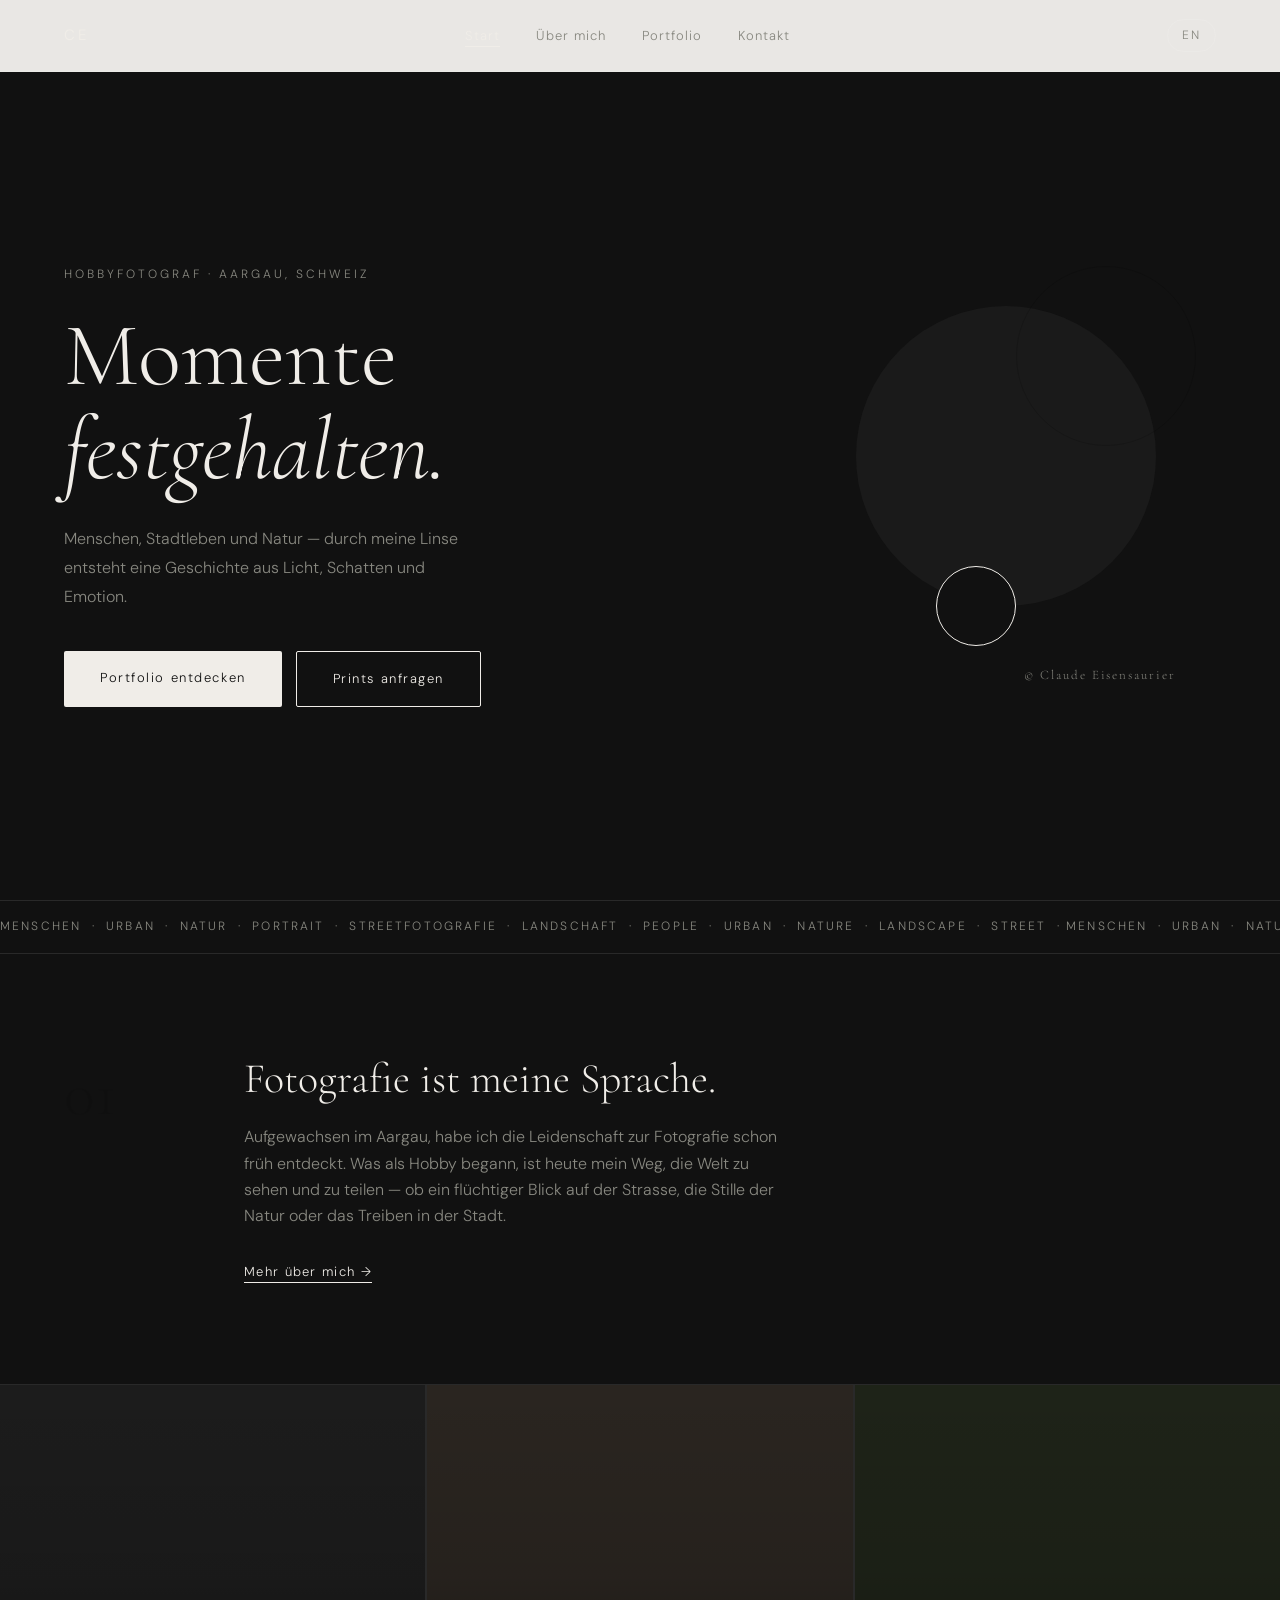
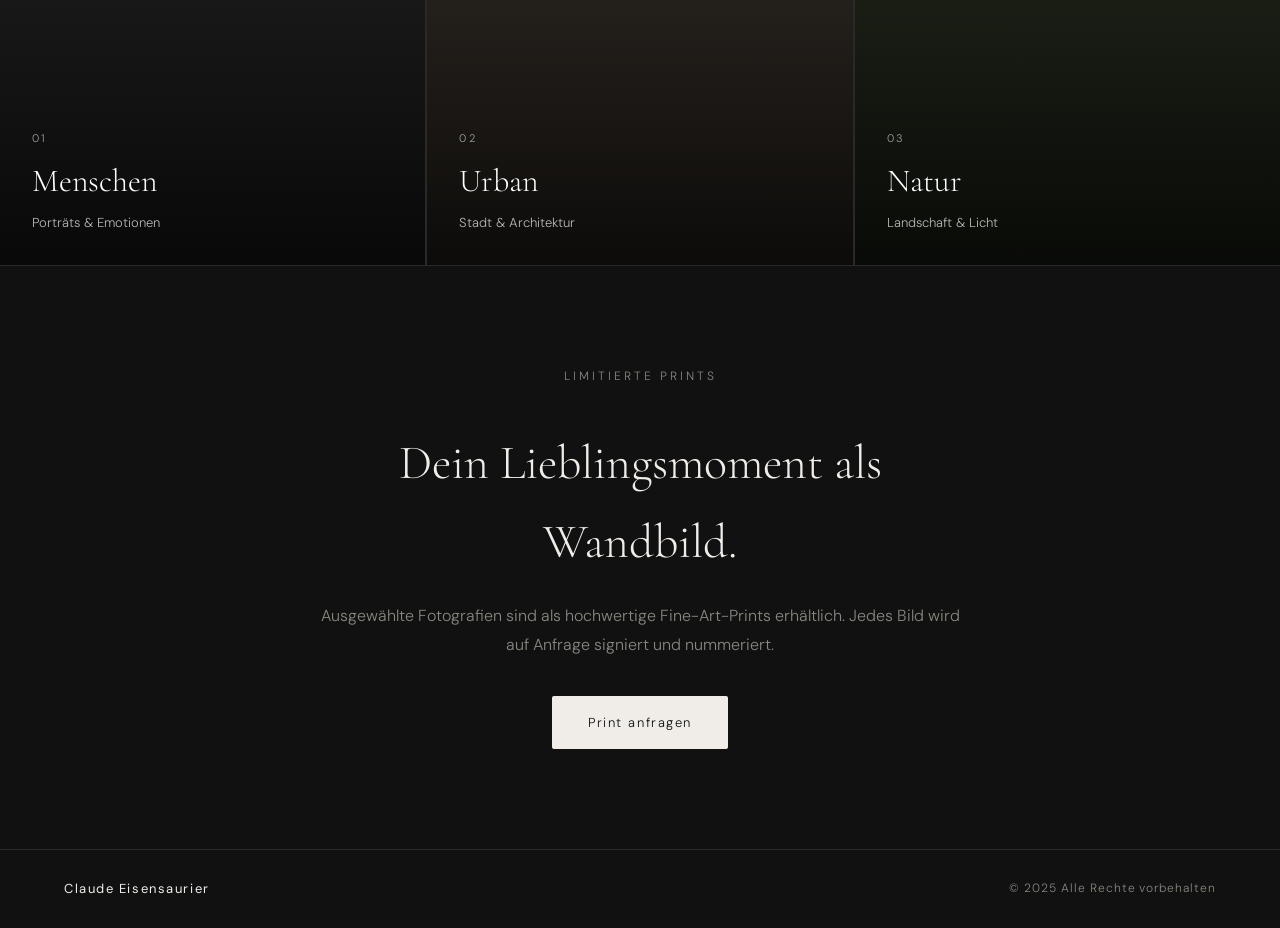
<file: index.html>
<!DOCTYPE html>
<html lang="de">
<head>
  <meta charset="UTF-8" />
  <meta name="viewport" content="width=device-width, initial-scale=1.0"/>
  <title>Claude Eisensaurier — Fotografie</title>
  <link rel="stylesheet" href="style.css" />
  <link href="https://fonts.googleapis.com/css2?family=Cormorant+Garamond:ital,wght@0,300;0,400;1,300&family=DM+Sans:wght@300;400&display=swap" rel="stylesheet">
</head>
<body>

  <nav>
    <a href="index.html" class="logo">CE</a>
    <ul>
      <li><a href="index.html" class="active" data-de="Start" data-en="Home">Start</a></li>
      <li><a href="about.html" data-de="Über mich" data-en="About">Über mich</a></li>
      <li><a href="portfolio.html" data-de="Portfolio" data-en="Portfolio">Portfolio</a></li>
      <li><a href="contact.html" data-de="Kontakt" data-en="Contact">Kontakt</a></li>
    </ul>
    <button class="lang-toggle" onclick="toggleLang()">EN</button>
  </nav>

  <section class="hero">
    <div class="hero-text">
      <p class="hero-label" data-de="Hobbyfotograf · Aargau, Schweiz" data-en="Hobby Photographer · Aargau, Switzerland">Hobbyfotograf · Aargau, Schweiz</p>
      <h1 class="hero-title">
        <span class="line" data-de="Momente" data-en="Moments">Momente</span>
        <span class="line italic" data-de="festgehalten." data-en="captured.">festgehalten.</span>
      </h1>
      <p class="hero-sub" data-de="Menschen, Stadtleben und Natur — durch meine Linse entsteht eine Geschichte aus Licht, Schatten und Emotion." data-en="People, urban life and nature — through my lens a story emerges from light, shadow and emotion.">Menschen, Stadtleben und Natur — durch meine Linse entsteht eine Geschichte aus Licht, Schatten und Emotion.</p>
      <div class="hero-btns">
        <a href="portfolio.html" class="btn" data-de="Portfolio entdecken" data-en="Explore Portfolio">Portfolio entdecken</a>
        <a href="contact.html" class="btn btn-outline" data-de="Prints anfragen" data-en="Request Prints">Prints anfragen</a>
      </div>
    </div>
    <div class="hero-visual">
      <div class="shape shape-1"></div>
      <div class="shape shape-2"></div>
      <div class="shape shape-3"></div>
      <span class="hero-year">© Claude Eisensaurier</span>
    </div>
  </section>

  <div class="marquee-wrap">
    <div class="marquee-track">
      <span>Menschen &nbsp;·&nbsp; Urban &nbsp;·&nbsp; Natur &nbsp;·&nbsp; Portrait &nbsp;·&nbsp; Streetfotografie &nbsp;·&nbsp; Landschaft &nbsp;·&nbsp; People &nbsp;·&nbsp; Urban &nbsp;·&nbsp; Nature &nbsp;·&nbsp; Landscape &nbsp;·&nbsp; Street &nbsp;·&nbsp; </span>
      <span>Menschen &nbsp;·&nbsp; Urban &nbsp;·&nbsp; Natur &nbsp;·&nbsp; Portrait &nbsp;·&nbsp; Streetfotografie &nbsp;·&nbsp; Landschaft &nbsp;·&nbsp; People &nbsp;·&nbsp; Urban &nbsp;·&nbsp; Nature &nbsp;·&nbsp; Landscape &nbsp;·&nbsp; Street &nbsp;·&nbsp; </span>
    </div>
  </div>

  <section class="intro-section">
    <div class="intro-left"><div class="intro-index">01</div></div>
    <div class="intro-right">
      <h2 data-de="Fotografie ist meine Sprache." data-en="Photography is my language.">Fotografie ist meine Sprache.</h2>
      <p data-de="Aufgewachsen im Aargau, habe ich die Leidenschaft zur Fotografie schon früh entdeckt. Was als Hobby begann, ist heute mein Weg, die Welt zu sehen und zu teilen — ob ein flüchtiger Blick auf der Strasse, die Stille der Natur oder das Treiben in der Stadt." data-en="Growing up in Aargau, I discovered my passion for photography early on. What started as a hobby is now my way of seeing and sharing the world — whether a fleeting glance on the street, the stillness of nature or the bustle of the city.">Aufgewachsen im Aargau, habe ich die Leidenschaft zur Fotografie schon früh entdeckt. Was als Hobby begann, ist heute mein Weg, die Welt zu sehen und zu teilen — ob ein flüchtiger Blick auf der Strasse, die Stille der Natur oder das Treiben in der Stadt.</p>
      <a href="about.html" class="link-arrow" data-de="Mehr über mich →" data-en="More about me →">Mehr über mich →</a>
    </div>
  </section>

  <section class="categories-section">
    <a href="portfolio.html?filter=menschen" class="cat-card">
      <div class="cat-img cat-menschen">
        <div class="cat-overlay"></div>
        <div class="cat-label-wrap">
          <span class="cat-num">01</span>
          <h3 data-de="Menschen" data-en="People">Menschen</h3>
          <p data-de="Porträts & Emotionen" data-en="Portraits & Emotions">Porträts & Emotionen</p>
        </div>
      </div>
    </a>
    <a href="portfolio.html?filter=urban" class="cat-card">
      <div class="cat-img cat-urban">
        <div class="cat-overlay"></div>
        <div class="cat-label-wrap">
          <span class="cat-num">02</span>
          <h3 data-de="Urban" data-en="Urban">Urban</h3>
          <p data-de="Stadt & Architektur" data-en="City & Architecture">Stadt & Architektur</p>
        </div>
      </div>
    </a>
    <a href="portfolio.html?filter=natur" class="cat-card">
      <div class="cat-img cat-natur">
        <div class="cat-overlay"></div>
        <div class="cat-label-wrap">
          <span class="cat-num">03</span>
          <h3 data-de="Natur" data-en="Nature">Natur</h3>
          <p data-de="Landschaft & Licht" data-en="Landscape & Light">Landschaft & Licht</p>
        </div>
      </div>
    </a>
  </section>

  <section class="prints-cta">
    <div class="prints-cta-inner">
      <p class="page-label" data-de="Limitierte Prints" data-en="Limited Prints">Limitierte Prints</p>
      <h2 data-de="Dein Lieblingsmoment als Wandbild." data-en="Your favourite moment as wall art.">Dein Lieblingsmoment als Wandbild.</h2>
      <p data-de="Ausgewählte Fotografien sind als hochwertige Fine-Art-Prints erhältlich. Jedes Bild wird auf Anfrage signiert und nummeriert." data-en="Selected photographs are available as high-quality fine art prints. Each image is signed and numbered on request.">Ausgewählte Fotografien sind als hochwertige Fine-Art-Prints erhältlich. Jedes Bild wird auf Anfrage signiert und nummeriert.</p>
      <a href="contact.html" class="btn" data-de="Print anfragen" data-en="Request a Print">Print anfragen</a>
    </div>
  </section>

  <footer>
    <span class="footer-logo">Claude Eisensaurier</span>
    <span data-de="© 2025 Alle Rechte vorbehalten" data-en="© 2025 All rights reserved">© 2025 Alle Rechte vorbehalten</span>
  </footer>

  <script src="lang.js"></script>
</body>
</html>
</file>
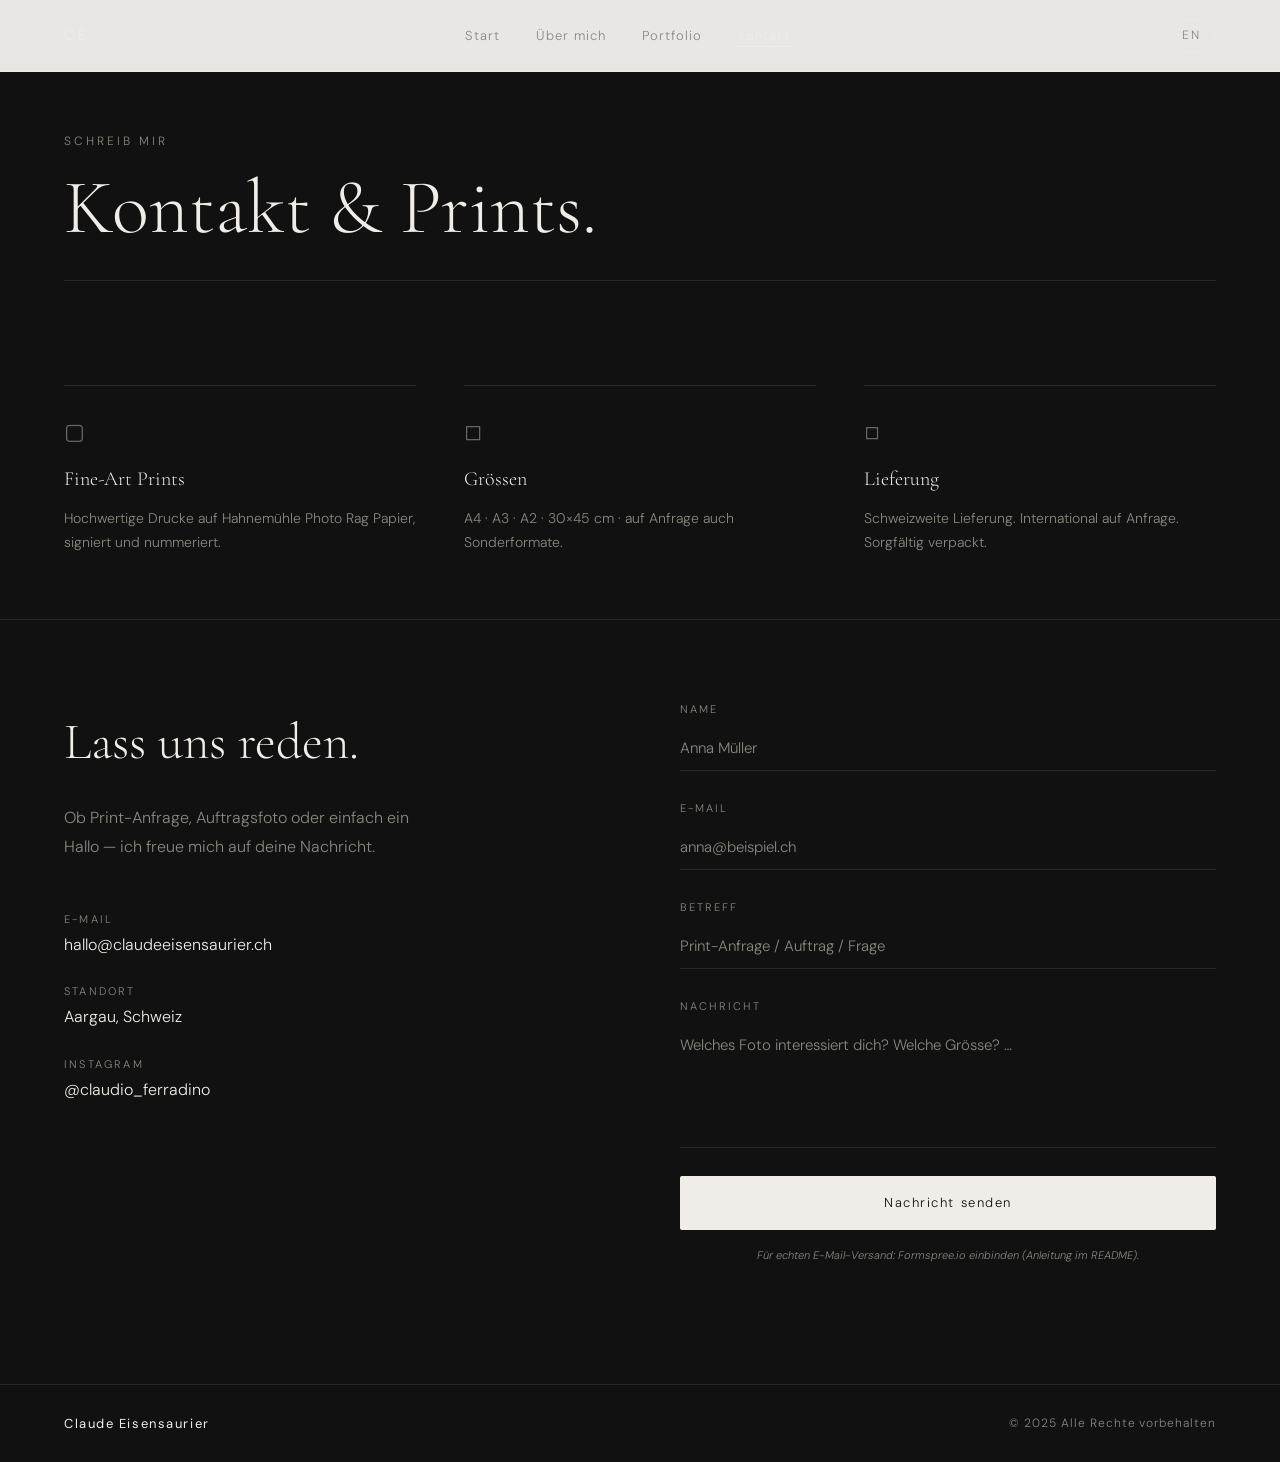
<file: contact.html>
<!DOCTYPE html>
<html lang="de">
<head>
  <meta charset="UTF-8" />
  <meta name="viewport" content="width=device-width, initial-scale=1.0"/>
  <title>Claude Eisensaurier — Kontakt</title>
  <link rel="stylesheet" href="style.css" />
  <link href="https://fonts.googleapis.com/css2?family=Cormorant+Garamond:ital,wght@0,300;0,400;1,300&family=DM+Sans:wght@300;400&display=swap" rel="stylesheet">
</head>
<body>

  <nav>
    <a href="index.html" class="logo">CE</a>
    <ul>
      <li><a href="index.html" data-de="Start" data-en="Home">Start</a></li>
      <li><a href="about.html" data-de="Über mich" data-en="About">Über mich</a></li>
      <li><a href="portfolio.html" data-de="Portfolio" data-en="Portfolio">Portfolio</a></li>
      <li><a href="contact.html" class="active" data-de="Kontakt" data-en="Contact">Kontakt</a></li>
    </ul>
    <button class="lang-toggle" onclick="toggleLang()">EN</button>
  </nav>

  <section class="page-header">
    <div class="page-header-inner">
      <p class="page-label" data-de="Schreib mir" data-en="Say hello">Schreib mir</p>
      <h1 data-de="Kontakt & Prints." data-en="Contact & Prints.">Kontakt & Prints.</h1>
    </div>
    <div class="page-header-line"></div>
  </section>

  <!-- PRINTS INFO -->
  <section class="prints-info-section">
    <div class="prints-info-inner">
      <div class="print-option">
        <span class="print-icon">▢</span>
        <h4 data-de="Fine-Art Prints" data-en="Fine Art Prints">Fine-Art Prints</h4>
        <p data-de="Hochwertige Drucke auf Hahnemühle Photo Rag Papier, signiert und nummeriert." data-en="High-quality prints on Hahnemühle Photo Rag paper, signed and numbered.">Hochwertige Drucke auf Hahnemühle Photo Rag Papier, signiert und nummeriert.</p>
      </div>
      <div class="print-option">
        <span class="print-icon">◻</span>
        <h4 data-de="Grössen" data-en="Sizes">Grössen</h4>
        <p data-de="A4 · A3 · A2 · 30×45 cm · auf Anfrage auch Sonderformate." data-en="A4 · A3 · A2 · 30×45 cm · custom sizes on request.">A4 · A3 · A2 · 30×45 cm · auf Anfrage auch Sonderformate.</p>
      </div>
      <div class="print-option">
        <span class="print-icon">◽</span>
        <h4 data-de="Lieferung" data-en="Shipping">Lieferung</h4>
        <p data-de="Schweizweite Lieferung. International auf Anfrage. Sorgfältig verpackt." data-en="Nationwide shipping in Switzerland. International on request. Carefully packaged.">Schweizweite Lieferung. International auf Anfrage. Sorgfältig verpackt.</p>
      </div>
    </div>
  </section>

  <section class="contact-section">
    <div class="contact-left">
      <h2 data-de="Lass uns reden." data-en="Let's talk.">Lass uns reden.</h2>
      <p data-de="Ob Print-Anfrage, Auftragsfoto oder einfach ein Hallo — ich freue mich auf deine Nachricht." data-en="Whether it's a print request, commission or just a hello — I look forward to hearing from you.">Ob Print-Anfrage, Auftragsfoto oder einfach ein Hallo — ich freue mich auf deine Nachricht.</p>

      <div class="contact-info-list">
        <div class="ci-item">
          <span class="ci-label" data-de="E-Mail" data-en="Email">E-Mail</span>
          <a href="mailto:hallo@claudeeisensaurier.ch" class="ci-val">hallo@claudeeisensaurier.ch</a>
        </div>
        <div class="ci-item">
          <span class="ci-label" data-de="Standort" data-en="Location">Standort</span>
          <span class="ci-val" data-de="Aargau, Schweiz" data-en="Aargau, Switzerland">Aargau, Schweiz</span>
        </div>
        <div class="ci-item">
          <span class="ci-label">Instagram</span>
          <a href="https://instagram.com" target="_blank" class="ci-val">@claudio_ferradino</a>
        </div>
      </div>
    </div>

    <div class="contact-right">
      <div class="contact-form">
        <div class="form-group">
          <label data-de="Name" data-en="Name">Name</label>
          <input type="text" placeholder="Anna Müller" />
        </div>
        <div class="form-group">
          <label data-de="E-Mail" data-en="Email">E-Mail</label>
          <input type="email" placeholder="anna@beispiel.ch" />
        </div>
        <div class="form-group">
          <label data-de="Betreff" data-en="Subject">Betreff</label>
          <input type="text"
            data-de-placeholder="Print-Anfrage / Auftrag / Frage"
            data-en-placeholder="Print request / Commission / Question"
            placeholder="Print-Anfrage / Auftrag / Frage" />
        </div>
        <div class="form-group">
          <label data-de="Nachricht" data-en="Message">Nachricht</label>
          <textarea rows="5"
            data-de-placeholder="Welches Foto interessiert dich? Welche Grösse? …"
            data-en-placeholder="Which photo interests you? Which size? …"
            placeholder="Welches Foto interessiert dich? Welche Grösse? …"></textarea>
        </div>
        <button class="btn full-width" data-de="Nachricht senden" data-en="Send message">Nachricht senden</button>
        <p class="form-note" data-de="Für echten E-Mail-Versand: Formspree.io einbinden (Anleitung im README)." data-en="For real email sending: integrate Formspree.io (instructions in README).">Für echten E-Mail-Versand: Formspree.io einbinden (Anleitung im README).</p>
      </div>
    </div>
  </section>

  <footer>
    <span class="footer-logo">Claude Eisensaurier</span>
    <span data-de="© 2025 Alle Rechte vorbehalten" data-en="© 2025 All rights reserved">© 2025 Alle Rechte vorbehalten</span>
  </footer>

  <script src="lang.js"></script>
</body>
</html>
</file>
<file: style.css>
/* ============================================================
   Claude Eisensaurier — Fotografie Portfolio
   Global Stylesheet
   ============================================================ */

@import url('https://fonts.googleapis.com/css2?family=Cormorant+Garamond:ital,wght@0,300;0,400;1,300&family=DM+Sans:wght@300;400&display=swap');

/* ---- RESET & BASE ---- */
*, *::before, *::after { box-sizing: border-box; margin: 0; padding: 0; }

:root {
  --bg: #111111;
  --ink: #f0ede8;
  --muted: #888880;
  --line: rgba(255,255,255,0.1);
  --serif: 'Cormorant Garamond', Georgia, serif;
  --sans: 'DM Sans', system-ui, sans-serif;
  --nav-h: 72px;
  --max: 1280px;
  --pad: clamp(24px, 5vw, 80px);
}

html { scroll-behavior: smooth; }

body {
  background: var(--bg);
  color: var(--ink);
  font-family: var(--sans);
  font-weight: 300;
  font-size: 16px;
  line-height: 1.65;
  min-height: 100vh;
  overflow-x: hidden;
}

a { color: inherit; text-decoration: none; }
img { display: block; max-width: 100%; }
button { cursor: pointer; border: none; background: none; font: inherit; }

/* ---- NAVIGATION ---- */
nav {
  position: fixed;
  top: 0; left: 0; right: 0;
  height: var(--nav-h);
  display: flex;
  align-items: center;
  justify-content: space-between;
  padding: 0 var(--pad);
  background: rgba(250,248,245,0.93);
  backdrop-filter: blur(14px);
  border-bottom: 1px solid var(--line);
  z-index: 100;
  animation: fadeDown 0.6s ease both;
}

@keyframes fadeDown { from{opacity:0;transform:translateY(-12px)} to{opacity:1;transform:none} }

.logo {
  font-family: var(--sans);
  font-size: 15px;
  font-weight: 400;
  letter-spacing: 0.18em;
}

nav ul { display:flex; gap:36px; list-style:none; }

nav ul a {
  font-size: 13px;
  letter-spacing: 0.08em;
  color: var(--muted);
  transition: color 0.25s;
  position: relative;
}
nav ul a::after {
  content:'';
  position:absolute;
  bottom:-3px; left:0; right:0;
  height:1px;
  background:var(--ink);
  transform:scaleX(0);
  transform-origin:left;
  transition:transform 0.3s ease;
}
nav ul a:hover, nav ul a.active { color:var(--ink); }
nav ul a:hover::after, nav ul a.active::after { transform:scaleX(1); }

.lang-toggle {
  font-size: 12px;
  letter-spacing: 0.15em;
  color: var(--muted);
  border: 1px solid var(--line);
  padding: 6px 14px;
  border-radius: 20px;
  transition: all 0.25s;
}
.lang-toggle:hover { color:var(--ink); border-color:var(--ink); }

/* ---- HERO ---- */
.hero {
  min-height: 100vh;
  padding-top: var(--nav-h);
  display: grid;
  grid-template-columns: 1fr 1fr;
  align-items: center;
  padding-left: var(--pad);
  padding-right: var(--pad);
  gap: 60px;
}
.hero-text { animation: fadeUp 0.9s 0.2s ease both; }
@keyframes fadeUp { from{opacity:0;transform:translateY(24px)} to{opacity:1;transform:none} }

.hero-label {
  font-size: 12px;
  letter-spacing: 0.25em;
  color: var(--muted);
  text-transform: uppercase;
  margin-bottom: 24px;
}
.hero-title {
  font-family: var(--serif);
  font-size: clamp(52px, 7vw, 96px);
  font-weight: 300;
  line-height: 1.05;
  margin-bottom: 28px;
}
.hero-title .line { display: block; }
.hero-title .italic { font-style: italic; }

.hero-sub {
  font-size: 16px;
  color: var(--muted);
  max-width: 400px;
  margin-bottom: 40px;
  line-height: 1.8;
}
.hero-btns { display:flex; gap:14px; flex-wrap:wrap; }

/* ---- BUTTONS ---- */
.btn {
  display: inline-block;
  background: var(--ink);
  color: var(--bg);
  font-size: 13px;
  letter-spacing: 0.12em;
  padding: 16px 36px;
  border-radius: 2px;
  transition: all 0.3s ease;
}
.btn:hover { background:#333; transform:translateY(-2px); box-shadow:0 8px 24px rgba(0,0,0,0.12); }
.btn.btn-outline {
  background: transparent;
  color: var(--ink);
  border: 1px solid var(--ink);
}
.btn.btn-outline:hover { background:var(--ink); color:var(--bg); }
.btn.full-width { display:block; width:100%; text-align:center; }

/* ---- HERO VISUAL ---- */
.hero-visual {
  position: relative;
  height: 520px;
  animation: fadeUp 0.9s 0.4s ease both;
}
.shape { position:absolute; border-radius:50%; }
.shape-1 { width:300px;height:300px; background:#1a1a1a; top:80px; right:60px; animation:floatA 8s ease-in-out infinite; }
.shape-2 { width:180px;height:180px; border:1px solid rgba(0,0,0,0.15); top:40px; right:20px; animation:floatB 10s ease-in-out infinite; }
.shape-3 { width:80px;height:80px; background:var(--bg); border:1px solid var(--ink); bottom:100px; right:200px; animation:floatA 7s ease-in-out infinite reverse; }
.hero-year { position:absolute; bottom:60px; right:40px; font-family:var(--serif); font-size:13px; color:var(--muted); letter-spacing:0.15em; }

@keyframes floatA { 0%,100%{transform:translateY(0) rotate(0deg)} 50%{transform:translateY(-16px) rotate(2deg)} }
@keyframes floatB { 0%,100%{transform:translateY(0) rotate(0deg)} 50%{transform:translateY(12px) rotate(-3deg)} }

/* ---- MARQUEE ---- */
.marquee-wrap { overflow:hidden; border-top:1px solid var(--line); border-bottom:1px solid var(--line); padding:16px 0; }
.marquee-track { display:flex; white-space:nowrap; animation:marquee 30s linear infinite; }
.marquee-track span { font-size:12px; letter-spacing:0.18em; color:var(--muted); text-transform:uppercase; }
@keyframes marquee { from{transform:translateX(0)} to{transform:translateX(-50%)} }

/* ---- INTRO ---- */
.intro-section {
  display: grid;
  grid-template-columns: 120px 1fr;
  gap: 60px;
  padding: 100px var(--pad);
  max-width: var(--max);
  margin: 0 auto;
  border-bottom: 1px solid var(--line);
}
.intro-index { font-family:var(--serif); font-size:64px; font-weight:300; color:rgba(0,0,0,0.07); line-height:1; padding-top:8px; }
.intro-right h2 { font-family:var(--serif); font-size:clamp(28px,3.5vw,42px); font-weight:300; margin-bottom:20px; line-height:1.2; }
.intro-right p { color:var(--muted); max-width:540px; margin-bottom:28px; }
.link-arrow { font-size:13px; letter-spacing:0.1em; border-bottom:1px solid var(--ink); padding-bottom:2px; transition:opacity 0.25s; }
.link-arrow:hover { opacity:0.5; }

/* ---- CATEGORIES ---- */
.categories-section {
  display: grid;
  grid-template-columns: repeat(3, 1fr);
  gap: 2px;
  background: var(--line);
}
.cat-card { display:block; overflow:hidden; }
.cat-img {
  position: relative;
  height: 480px;
  display: flex;
  align-items: flex-end;
  padding: 32px;
  transition: transform 0.6s ease;
  background-size: cover;
  background-position: center;
}
.cat-card:hover .cat-img { transform: scale(1.03); }
.cat-menschen { background-color: #1c1c1c; }
.cat-urban    { background-color: #2a2520; }
.cat-natur    { background-color: #1e2318; }

.cat-overlay {
  position: absolute;
  inset: 0;
  background: linear-gradient(to top, rgba(0,0,0,0.7) 0%, rgba(0,0,0,0.1) 60%, transparent 100%);
}
.cat-label-wrap {
  position: relative;
  z-index: 1;
  color: #fff;
}
.cat-num { font-size:11px; letter-spacing:0.2em; opacity:0.6; display:block; margin-bottom:8px; }
.cat-label-wrap h3 { font-family:var(--serif); font-size:32px; font-weight:300; margin-bottom:4px; }
.cat-label-wrap p { font-size:13px; opacity:0.7; }

/* ---- PRINTS CTA ---- */
.prints-cta {
  padding: 100px var(--pad);
  border-top: 1px solid var(--line);
  text-align: center;
}
.prints-cta-inner { max-width: 640px; margin: 0 auto; }
.prints-cta h2 { font-family:var(--serif); font-size:clamp(28px,4vw,48px); font-weight:300; margin:12px 0 20px; }
.prints-cta p { color:var(--muted); margin-bottom:36px; line-height:1.8; }

/* ---- PAGE HEADER ---- */
.page-header {
  padding-top: calc(var(--nav-h) + 60px);
  padding-left: var(--pad);
  padding-right: var(--pad);
  padding-bottom: 40px;
  animation: fadeUp 0.7s ease both;
}
.page-header-inner { max-width:var(--max); margin:0 auto 32px; }
.page-label { font-size:12px; letter-spacing:0.25em; color:var(--muted); text-transform:uppercase; margin-bottom:16px; }
.page-header h1 { font-family:var(--serif); font-size:clamp(40px,6vw,80px); font-weight:300; line-height:1.05; }
.page-header-line { border-top:1px solid var(--line); }

/* ---- FILTER ---- */
.filter-bar {
  display: flex;
  gap: 8px;
  padding: 32px var(--pad) 0;
  max-width: var(--max);
  margin: 0 auto;
  flex-wrap: wrap;
}
.filter-btn {
  font-size: 12px;
  letter-spacing: 0.1em;
  padding: 8px 20px;
  border: 1px solid var(--line);
  border-radius: 20px;
  color: var(--muted);
  transition: all 0.25s;
}
.filter-btn:hover, .filter-btn.active { background:var(--ink); color:var(--bg); border-color:var(--ink); }

/* ---- PORTFOLIO GRID ---- */
.portfolio-grid {
  display: grid;
  grid-template-columns: repeat(3, 1fr);
  gap: 2px;
  padding: 32px var(--pad) 80px;
  max-width: var(--max);
  margin: 0 auto;
}
.portfolio-item { position:relative; overflow:hidden; transition:opacity 0.4s, transform 0.4s; }
.portfolio-item.large { grid-column:span 2; }
.pi-img {
  position: relative;
  overflow: hidden;
  height: 340px;
  background: #e8e4dd;
  cursor: pointer;
}
.portfolio-item.large .pi-img { height:480px; }
.pi-img img {
  width:100%; height:100%;
  object-fit:cover;
  transition: transform 0.5s ease;
  display:block;
}
.pi-img:hover img { transform:scale(1.05); }

/* Missing image fallback */
.img-missing .pi-img { display:flex; align-items:center; justify-content:center; }
.img-missing .pi-img::after {
  content: 'Bild fehlt';
  font-size:11px; letter-spacing:0.15em; color:var(--muted); text-transform:uppercase;
}

.pi-hover {
  position:absolute; inset:0;
  background:rgba(0,0,0,0.4);
  display:flex; align-items:center; justify-content:center;
  opacity:0; transition:opacity 0.3s;
  color:#fff; font-size:12px; letter-spacing:0.2em; text-transform:uppercase;
}
.pi-img:hover .pi-hover { opacity:1; }

.pi-info {
  padding: 14px 0 22px;
  display: flex;
  align-items: baseline;
  justify-content: space-between;
  border-bottom: 1px solid var(--line);
}
.pi-info h4 { font-family:var(--serif); font-size:19px; font-weight:300; }
.pi-info span { font-size:12px; color:var(--muted); }

.portfolio-note {
  text-align:center;
  padding:40px var(--pad) 80px;
  font-size:14px; color:var(--muted); font-style:italic;
}

/* ---- LIGHTBOX ---- */
.lightbox {
  position: fixed; inset:0; z-index:200;
  background:rgba(10,10,10,0.95);
  display:flex; align-items:center; justify-content:center;
  opacity:0; pointer-events:none;
  transition:opacity 0.3s ease;
}
.lightbox.open { opacity:1; pointer-events:all; }

.lb-inner {
  max-width:90vw; max-height:90vh;
  display:flex; flex-direction:column; gap:16px;
  animation:fadeUp 0.3s ease;
}
.lb-inner img {
  max-width:90vw; max-height:80vh;
  object-fit:contain;
  border-radius:1px;
}
.lb-caption {
  display:flex; justify-content:space-between;
  color:#fff; font-size:13px; letter-spacing:0.08em;
  padding:0 4px;
}
.lb-caption span:last-child { color:rgba(255,255,255,0.4); }

.lb-close {
  position:fixed; top:24px; right:28px;
  color:#fff; font-size:20px; opacity:0.7;
  transition:opacity 0.2s; z-index:201;
}
.lb-close:hover { opacity:1; }

.lb-prev, .lb-next {
  position:fixed; top:50%; transform:translateY(-50%);
  color:#fff; font-size:40px; font-weight:300; opacity:0.6;
  transition:opacity 0.2s; z-index:201; padding:0 20px;
}
.lb-prev { left:0; }
.lb-next { right:0; }
.lb-prev:hover, .lb-next:hover { opacity:1; }

/* ---- ABOUT ---- */
.about-bio {
  display:grid; grid-template-columns:1fr 1fr; gap:80px;
  padding:80px var(--pad); max-width:var(--max); margin:0 auto;
  border-bottom:1px solid var(--line);
}
.portrait-placeholder {
  position:relative; height:520px; background:#ede8e0;
  display:flex; align-items:center; justify-content:center; overflow:hidden;
}
.portrait-shape { width:200px;height:200px; border:1px solid rgba(0,0,0,0.1); border-radius:50%; }
.portrait-label { position:absolute; bottom:20px; font-size:11px; letter-spacing:0.2em; color:var(--muted); text-transform:uppercase; }

.about-text h2 { font-family:var(--serif); font-size:clamp(28px,3vw,38px); font-weight:300; margin-bottom:24px; }
.about-text p { color:var(--muted); margin-bottom:20px; line-height:1.8; }
.about-details { margin-top:40px; border-top:1px solid var(--line); padding-top:32px; display:flex; flex-direction:column; gap:20px; }
.detail-item { display:flex; gap:24px; }
.detail-label { font-size:11px; letter-spacing:0.18em; text-transform:uppercase; color:var(--muted); min-width:120px; padding-top:2px; }
.detail-val { font-size:15px; }

/* ---- TIMELINE ---- */
.timeline-section {
  padding:80px var(--pad); max-width:var(--max); margin:0 auto;
  border-bottom:1px solid var(--line);
}
.timeline-section h3 { font-family:var(--serif); font-size:13px; letter-spacing:0.2em; text-transform:uppercase; color:var(--muted); margin-bottom:48px; }
.timeline { display:flex; flex-direction:column; }
.tl-item { display:grid; grid-template-columns:80px 24px 1fr; align-items:start; padding:20px 0; border-top:1px solid var(--line); gap:24px; }
.tl-year { font-family:var(--serif); font-size:15px; color:var(--muted); padding-top:2px; }
.tl-dot { width:8px;height:8px; background:var(--ink); border-radius:50%; margin-top:6px; }
.tl-desc { font-size:16px; }

/* ---- ABOUT CTA ---- */
.about-cta { text-align:center; padding:100px var(--pad); }
.about-cta p { font-family:var(--serif); font-size:clamp(24px,3vw,36px); margin-bottom:36px; color:var(--muted); }

/* ---- PRINTS INFO ---- */
.prints-info-section {
  border-bottom: 1px solid var(--line);
  padding: 64px var(--pad);
}
.prints-info-inner {
  max-width: var(--max);
  margin: 0 auto;
  display: grid;
  grid-template-columns: repeat(3,1fr);
  gap: 48px;
}
.print-option { border-top:1px solid var(--line); padding-top:28px; }
.print-icon { font-size:22px; display:block; margin-bottom:12px; opacity:0.4; }
.print-option h4 { font-family:var(--serif); font-size:20px; font-weight:300; margin-bottom:10px; }
.print-option p { font-size:14px; color:var(--muted); line-height:1.75; }

/* ---- CONTACT ---- */
.contact-section {
  display:grid; grid-template-columns:1fr 1fr; gap:80px;
  padding:80px var(--pad) 120px; max-width:var(--max); margin:0 auto;
}
.contact-left h2 { font-family:var(--serif); font-size:clamp(32px,4vw,52px); font-weight:300; margin-bottom:20px; }
.contact-left p { color:var(--muted); margin-bottom:48px; line-height:1.8; max-width:380px; }
.contact-info-list { display:flex; flex-direction:column; gap:24px; }
.ci-item { display:flex; flex-direction:column; gap:4px; }
.ci-label { font-size:11px; letter-spacing:0.2em; text-transform:uppercase; color:var(--muted); }
.ci-val { font-size:16px; }
a.ci-val:hover { text-decoration:underline; }

.contact-form { display:flex; flex-direction:column; gap:28px; }
.form-group { display:flex; flex-direction:column; gap:8px; }
.form-group label { font-size:11px; letter-spacing:0.18em; text-transform:uppercase; color:var(--muted); }
.form-group input, .form-group textarea {
  font-family:var(--sans); font-size:15px; font-weight:300;
  background:transparent; border:none; border-bottom:1px solid var(--line);
  padding:12px 0; outline:none; color:var(--ink); transition:border-color 0.25s; width:100%; resize:none;
}
.form-group input:focus, .form-group textarea:focus { border-bottom-color:var(--ink); }
.form-group input::placeholder, .form-group textarea::placeholder { color:var(--muted); }
.form-note { font-size:11px; color:var(--muted); font-style:italic; text-align:center; margin-top:-12px; }

/* ---- FOOTER ---- */
footer {
  border-top:1px solid var(--line);
  display:flex; align-items:center; justify-content:space-between;
  padding:28px var(--pad); font-size:12px; color:var(--muted); letter-spacing:0.08em;
}
.footer-logo { font-size:13px; font-weight:400; letter-spacing:0.12em; color:var(--ink); }

/* ---- RESPONSIVE ---- */
@media (max-width: 900px) {
  .hero { grid-template-columns:1fr; padding-top:calc(var(--nav-h) + 40px); }
  .hero-visual { height:280px; }
  .shape-1 { width:200px;height:200px;top:20px;right:0; }
  .shape-2 { width:120px;height:120px; }
  .categories-section { grid-template-columns:1fr; gap:2px; }
  .cat-img { height:300px; }
  .portfolio-grid { grid-template-columns:1fr 1fr; }
  .portfolio-item.large { grid-column:span 2; }
  .about-bio { grid-template-columns:1fr; }
  .contact-section { grid-template-columns:1fr; }
  .prints-info-inner { grid-template-columns:1fr; }
  .intro-section { grid-template-columns:1fr; gap:16px; }
  .intro-index { font-size:40px; }
  nav ul { gap:20px; }
}
@media (max-width: 600px) {
  nav ul { display:none; }
  .portfolio-grid { grid-template-columns:1fr; }
  .portfolio-item.large { grid-column:span 1; }
  .hero-btns { flex-direction:column; }
}
</file>
